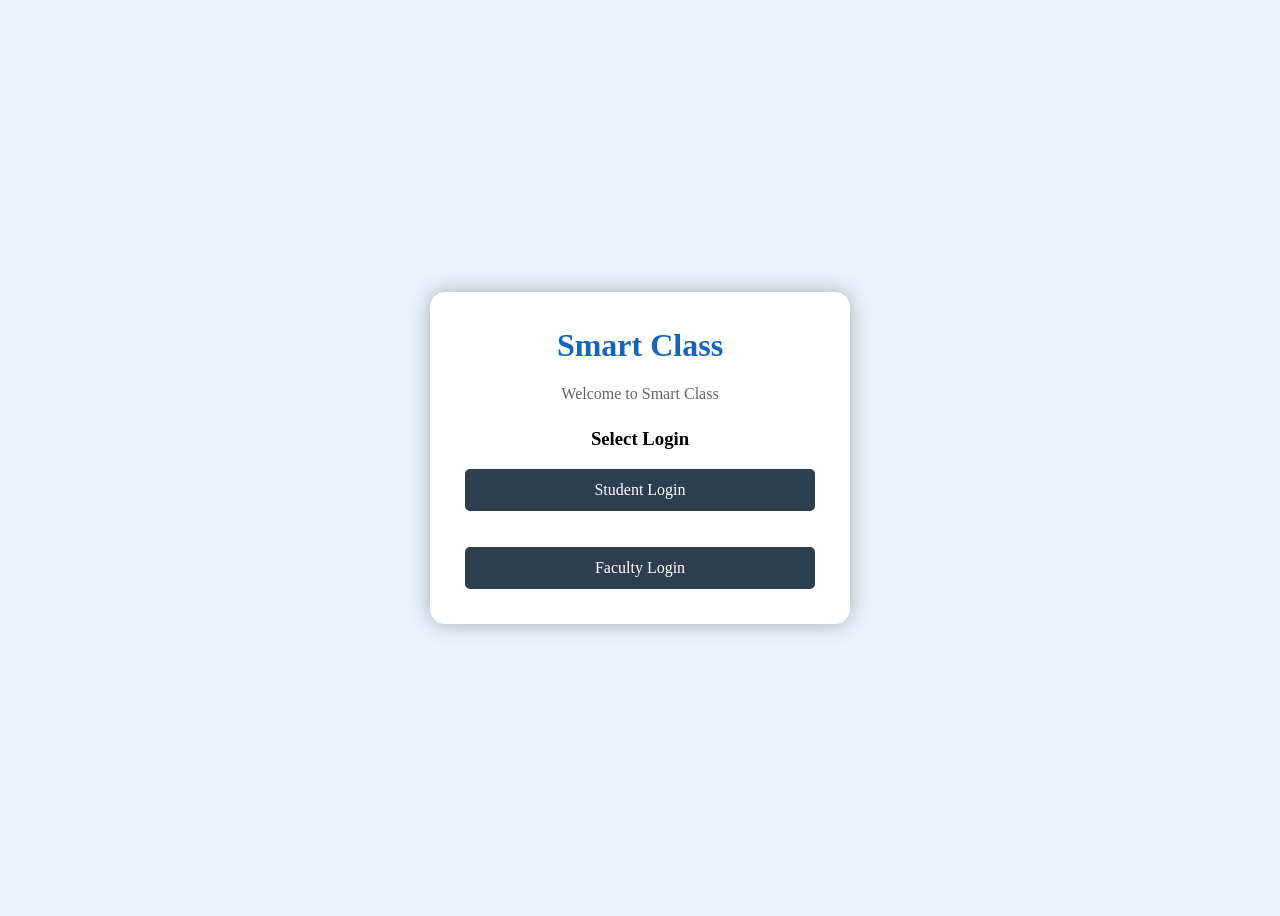
<file: index.html>
<!DOCTYPE html>
<html>
<head>
    <title>Smart Class - Login</title>
    <link rel="stylesheet" href="style.css">
</head>

<body class="login-page">

    <div class="login-box">

        <h1>Smart Class</h1>

        <p>Welcome to Smart Class</p>

        <h3>Select Login</h3>

        <a href="student-login.html" class="login-button">
            Student Login
        </a>

        <br><br>

        <a href="faculty-login.html" class="login-button">
            Faculty Login
        </a>

    </div>

</body>
</html>
</file>
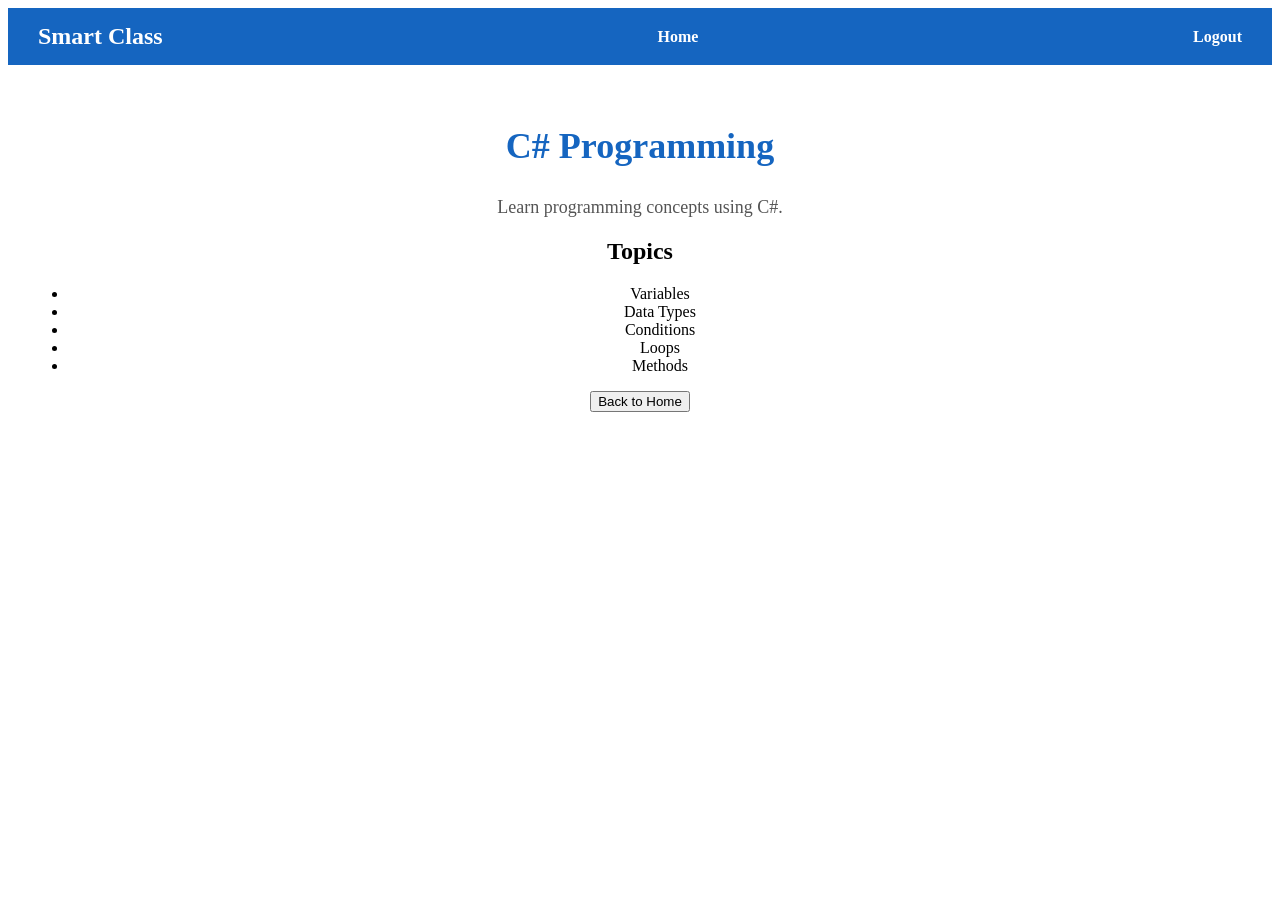
<file: csharp.html>
<!DOCTYPE html>
<html>
<head>
    <title>C# Programming</title>
    <link rel="stylesheet" href="style.css">
</head>

<body>

<nav>
    <h2>Smart Class</h2>
    <a href="home.html">Home</a>
    <a href="index.html">Logout</a>
</nav>

<section class="welcome">
    <h1>C# Programming</h1>

    <p>Learn programming concepts using C#.</p>

    <h2>Topics</h2>

    <ul>
        <li>Variables</li>
        <li>Data Types</li>
        <li>Conditions</li>
        <li>Loops</li>
        <li>Methods</li>
    </ul>

    <a href="home.html">
        <button>Back to Home</button>
    </a>
</section>

</body>
</html>
</file>
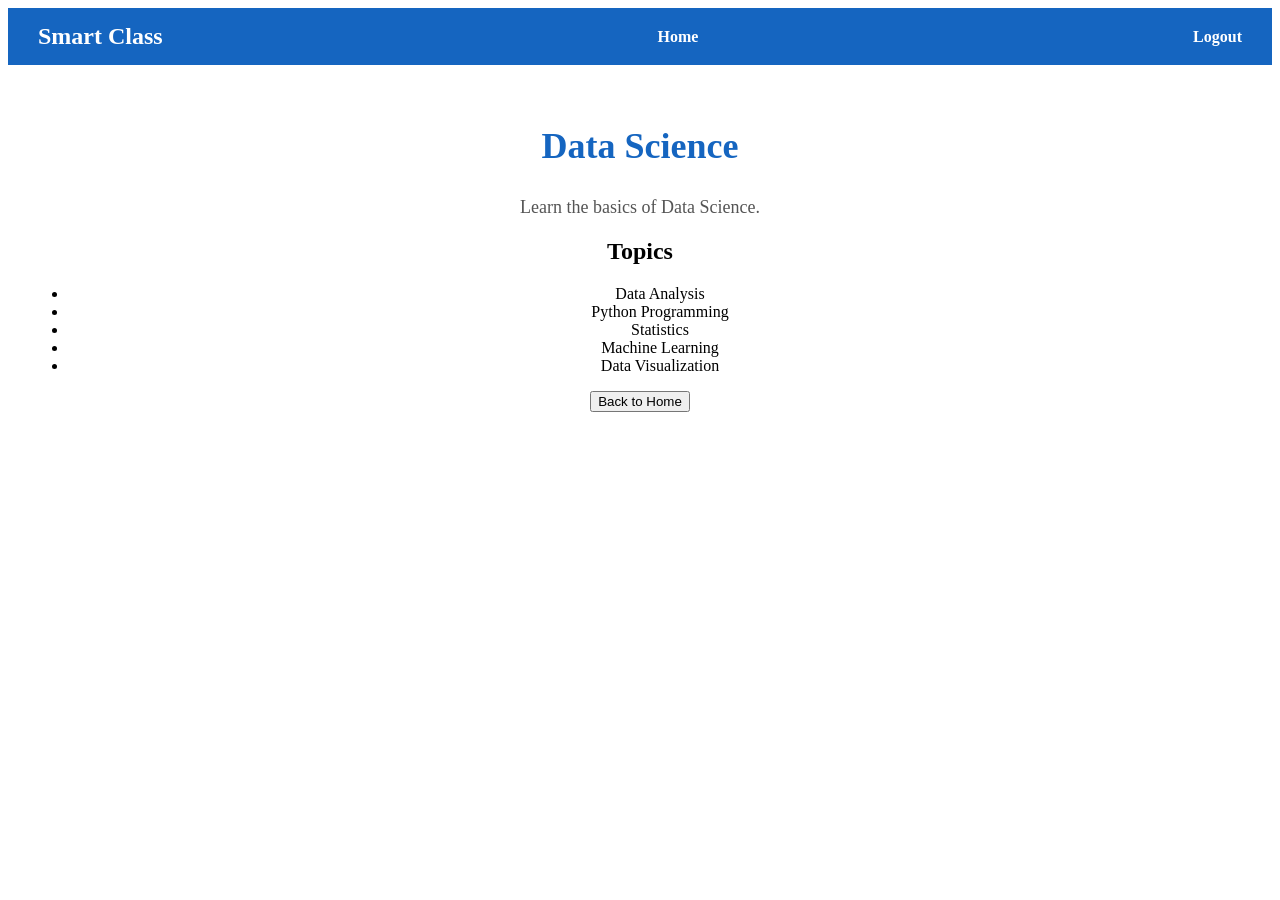
<file: data-science.html>
<!DOCTYPE html>
<html>
<head>
    <title>Data Science</title>
    <link rel="stylesheet" href="style.css">
</head>

<body>

<nav>
    <h2>Smart Class</h2>
    <a href="home.html">Home</a>
    <a href="index.html">Logout</a>
</nav>

<section class="welcome">

    <h1>Data Science</h1>

    <p>Learn the basics of Data Science.</p>

    <h2>Topics</h2>

    <ul>
        <li>Data Analysis</li>
        <li>Python Programming</li>
        <li>Statistics</li>
        <li>Machine Learning</li>
        <li>Data Visualization</li>
    </ul>

    <a href="home.html">
        <button>Back to Home</button>
    </a>

</section>

</body>
</html>
</file>
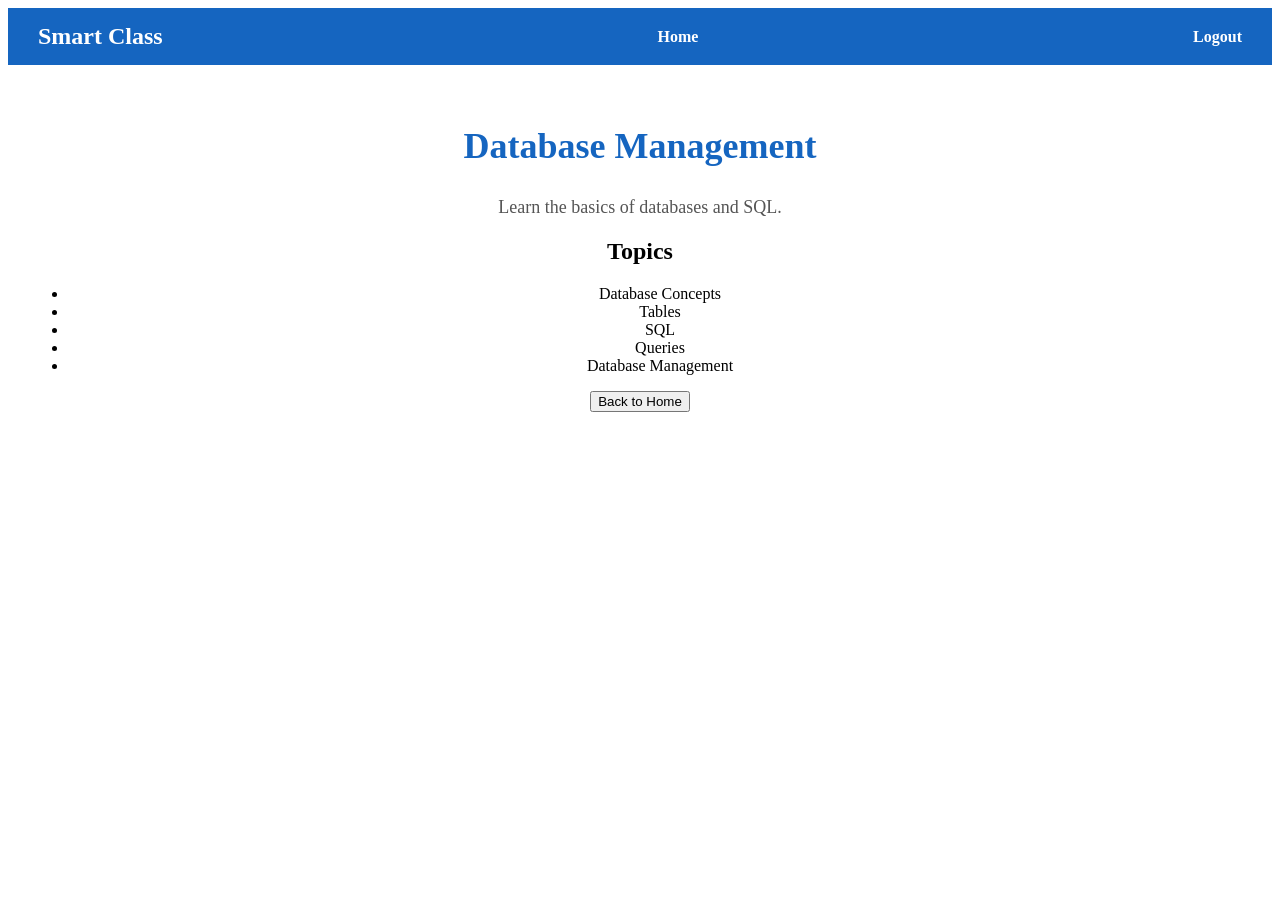
<file: database.html>
<!DOCTYPE html>
<html>
<head>
    <title>Database</title>
    <link rel="stylesheet" href="style.css">
</head>

<body>

<nav>
    <h2>Smart Class</h2>
    <a href="home.html">Home</a>
    <a href="index.html">Logout</a>
</nav>

<section class="welcome">
    <h1>Database Management</h1>

    <p>Learn the basics of databases and SQL.</p>

    <h2>Topics</h2>

    <ul>
        <li>Database Concepts</li>
        <li>Tables</li>
        <li>SQL</li>
        <li>Queries</li>
        <li>Database Management</li>
    </ul>

    <a href="home.html">
        <button>Back to Home</button>
    </a>
</section>

</body>
</html>
</file>
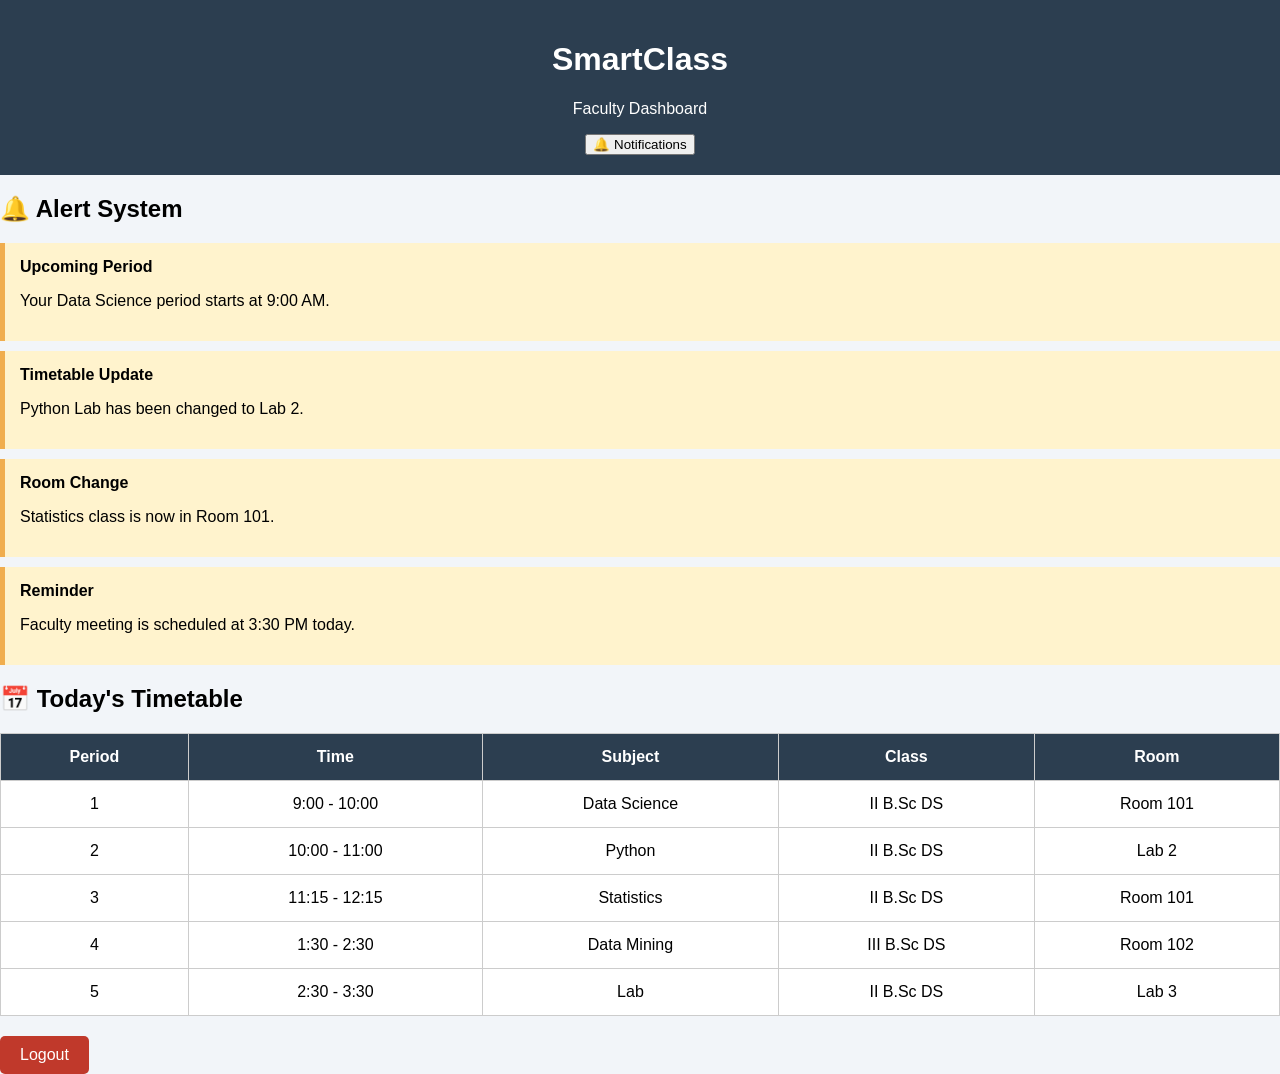
<file: faculty-dashboard.html>
<!DOCTYPE html>
<html>
<head>
    <title>Faculty Dashboard - SmartClass</title>

    <style>
        body {
            font-family: Arial;
            margin: 0;
            background: #f2f5f9;
        }

        .header {
            background: #2c3e50;
            color: white;
            padding: 20px;
            text-align: center;
        }

        .container {
            width: 90%;
            margin: 30px auto;
        }

        .welcome {
            background: white;
            padding: 20px;
            border-radius: 8px;
            margin-bottom: 20px;
        }

        .alert {
            background: #fff3cd;
            border-left: 5px solid #f0ad4e;
            padding: 15px;
            margin: 10px 0;
        }

        table {
            width: 100%;
            border-collapse: collapse;
            background: white;
            margin-top: 20px;
        }

        th, td {
            border: 1px solid #ccc;
            padding: 14px;
            text-align: center;
        }

        th {
            background: #2c3e50;
            color: white;
        }

        .logout {
            display: inline-block;
            margin-top: 20px;
            padding: 10px 20px;
            background: #c0392b;
            color: white;
            text-decoration: none;
            border-radius: 5px;
        }
    </style>
</head>

<body>

<div class="header">
    <h1>SmartClass</h1>
    <p>Faculty Dashboard</p>

    <button class="notification-btn" onclick="showAlerts()">
        🔔 Notifications
    </button>
</div>
<!-- Alert System -->

<div class="alert-container">

    <h2>🔔 Alert System</h2>

    <div class="alert">
        <strong>Upcoming Period</strong>
        <p>Your Data Science period starts at 9:00 AM.</p>
    </div>

    <div class="alert">
        <strong>Timetable Update</strong>
        <p>Python Lab has been changed to Lab 2.</p>
    </div>

    <div class="alert">
        <strong>Room Change</strong>
        <p>Statistics class is now in Room 101.</p>
    </div>

    <div class="alert">
        <strong>Reminder</strong>
        <p>Faculty meeting is scheduled at 3:30 PM today.</p>
    </div>

</div>

    <h2>📅 Today's Timetable</h2>

    <table>

        <tr>
            <th>Period</th>
            <th>Time</th>
            <th>Subject</th>
            <th>Class</th>
            <th>Room</th>
        </tr>

        <tr>
            <td>1</td>
            <td>9:00 - 10:00</td>
            <td>Data Science</td>
            <td>II B.Sc DS</td>
            <td>Room 101</td>
        </tr>

        <tr>
            <td>2</td>
            <td>10:00 - 11:00</td>
            <td>Python</td>
            <td>II B.Sc DS</td>
            <td>Lab 2</td>
        </tr>

        <tr>
            <td>3</td>
            <td>11:15 - 12:15</td>
            <td>Statistics</td>
            <td>II B.Sc DS</td>
            <td>Room 101</td>
        </tr>

        <tr>
            <td>4</td>
            <td>1:30 - 2:30</td>
            <td>Data Mining</td>
            <td>III B.Sc DS</td>
            <td>Room 102</td>
        </tr>

        <tr>
            <td>5</td>
            <td>2:30 - 3:30</td>
            <td>Lab</td>
            <td>II B.Sc DS</td>
            <td>Lab 3</td>
        </tr>

    </table>

    <a href="faculty-login.html" class="logout">Logout</a>

</div>

</body>
</html>
</file>
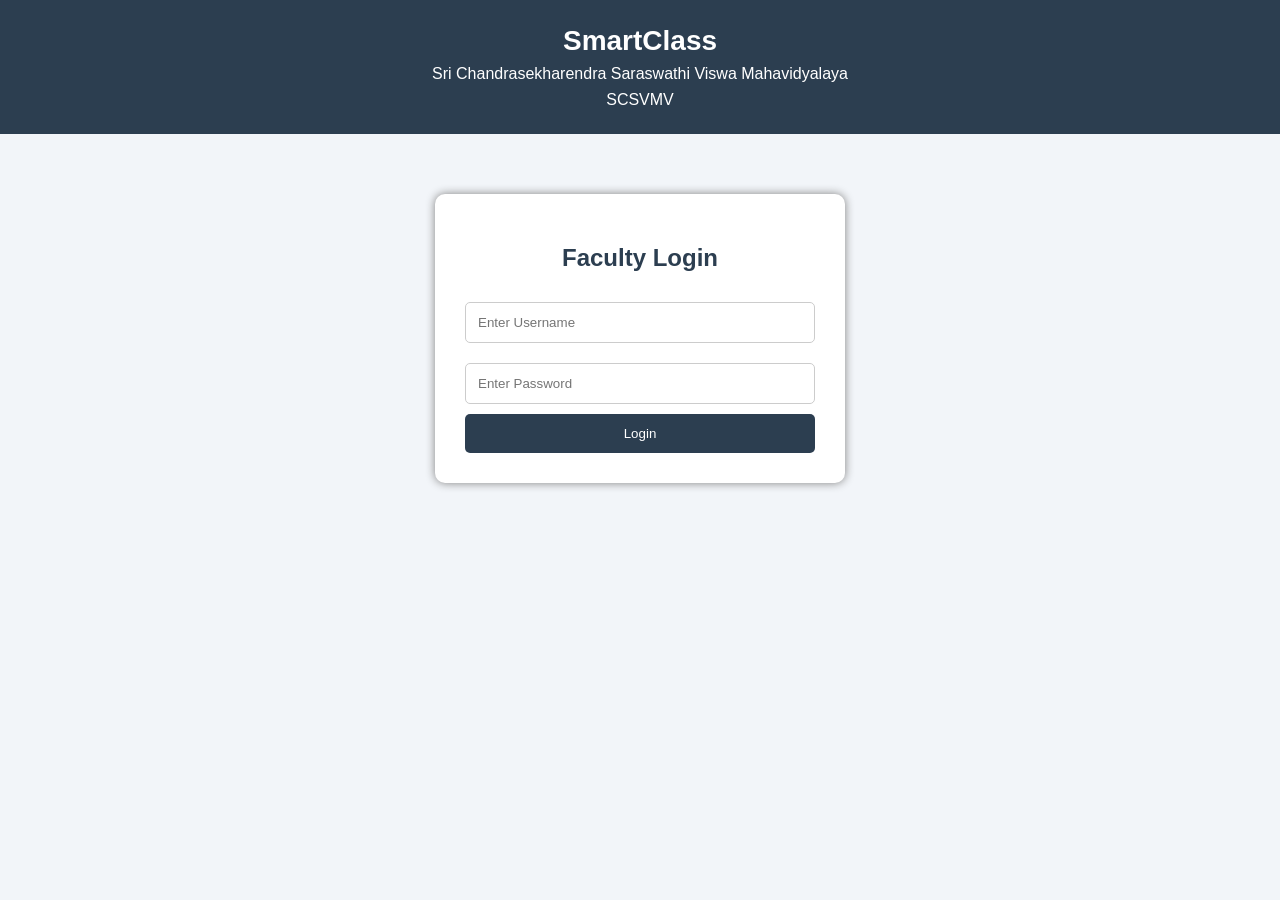
<file: faculty-login.html>
<!DOCTYPE html>
<html>
<head>
    <title>SCSVMV SmartClass - Faculty Login</title>

    <style>
        body {
            font-family: Arial, sans-serif;
            background: #f2f5f9;
            margin: 0;
        }

        .header {
            background: #2c3e50;
            color: white;
            text-align: center;
            padding: 25px;
        }

        .header h1 {
            margin: 0;
            font-size: 28px;
        }

        .header p {
            margin: 8px 0 0;
            font-size: 16px;
        }

        .login-box {
            width: 350px;
            margin: 60px auto;
            padding: 30px;
            background: white;
            border-radius: 10px;
            box-shadow: 0 0 10px gray;
        }

        h2 {
            text-align: center;
            color: #2c3e50;
        }

        input {
            width: 100%;
            padding: 12px;
            margin: 10px 0;
            box-sizing: border-box;
            border: 1px solid #ccc;
            border-radius: 5px;
        }

        button {
            width: 100%;
            padding: 12px;
            background: #2c3e50;
            color: white;
            border: none;
            border-radius: 5px;
            cursor: pointer;
        }

        button:hover {
            background: #34495e;
        }
    </style>
</head>

<body>

<div class="header">

    <h1>SmartClass</h1>

    <p>
        Sri Chandrasekharendra Saraswathi Viswa Mahavidyalaya
    </p>

    <p>SCSVMV</p>

</div>

<div class="login-box">

    <h2>Faculty Login</h2>

    <form onsubmit="return login()">

        <input
            type="text"
            id="username"
            placeholder="Enter Username"
            required
        >

        <input
            type="password"
            id="password"
            placeholder="Enter Password"
            required
        >

        <button type="submit">
            Login
        </button>

    </form>

</div>

<script>

function login() {

    var username =
        document.getElementById("username").value;

    var password =
        document.getElementById("password").value;

    // Store the faculty name
    localStorage.setItem(
        "facultyName",
        username
    );

    // Open faculty dashboard
    window.location.href =
        "faculty-dashboard.html";

    return false;
}

</script>

</body>
</html>
</file>
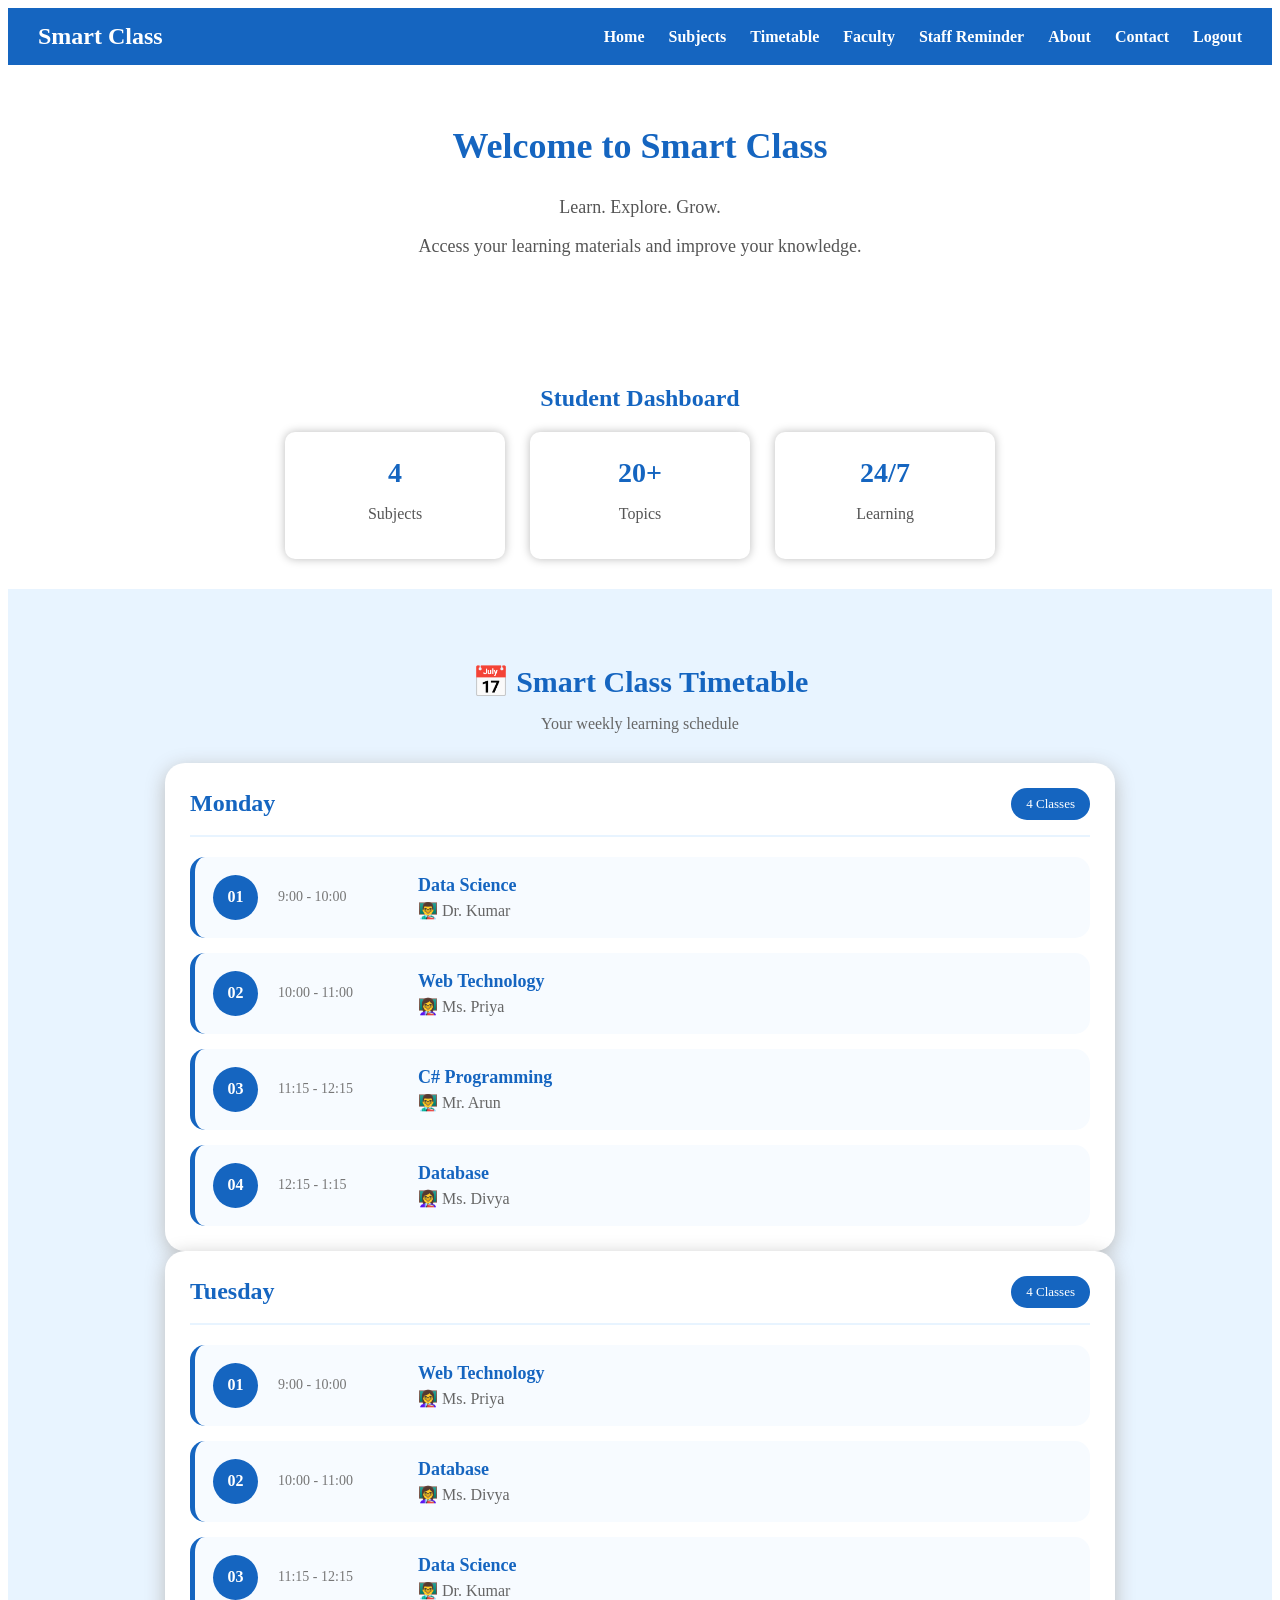
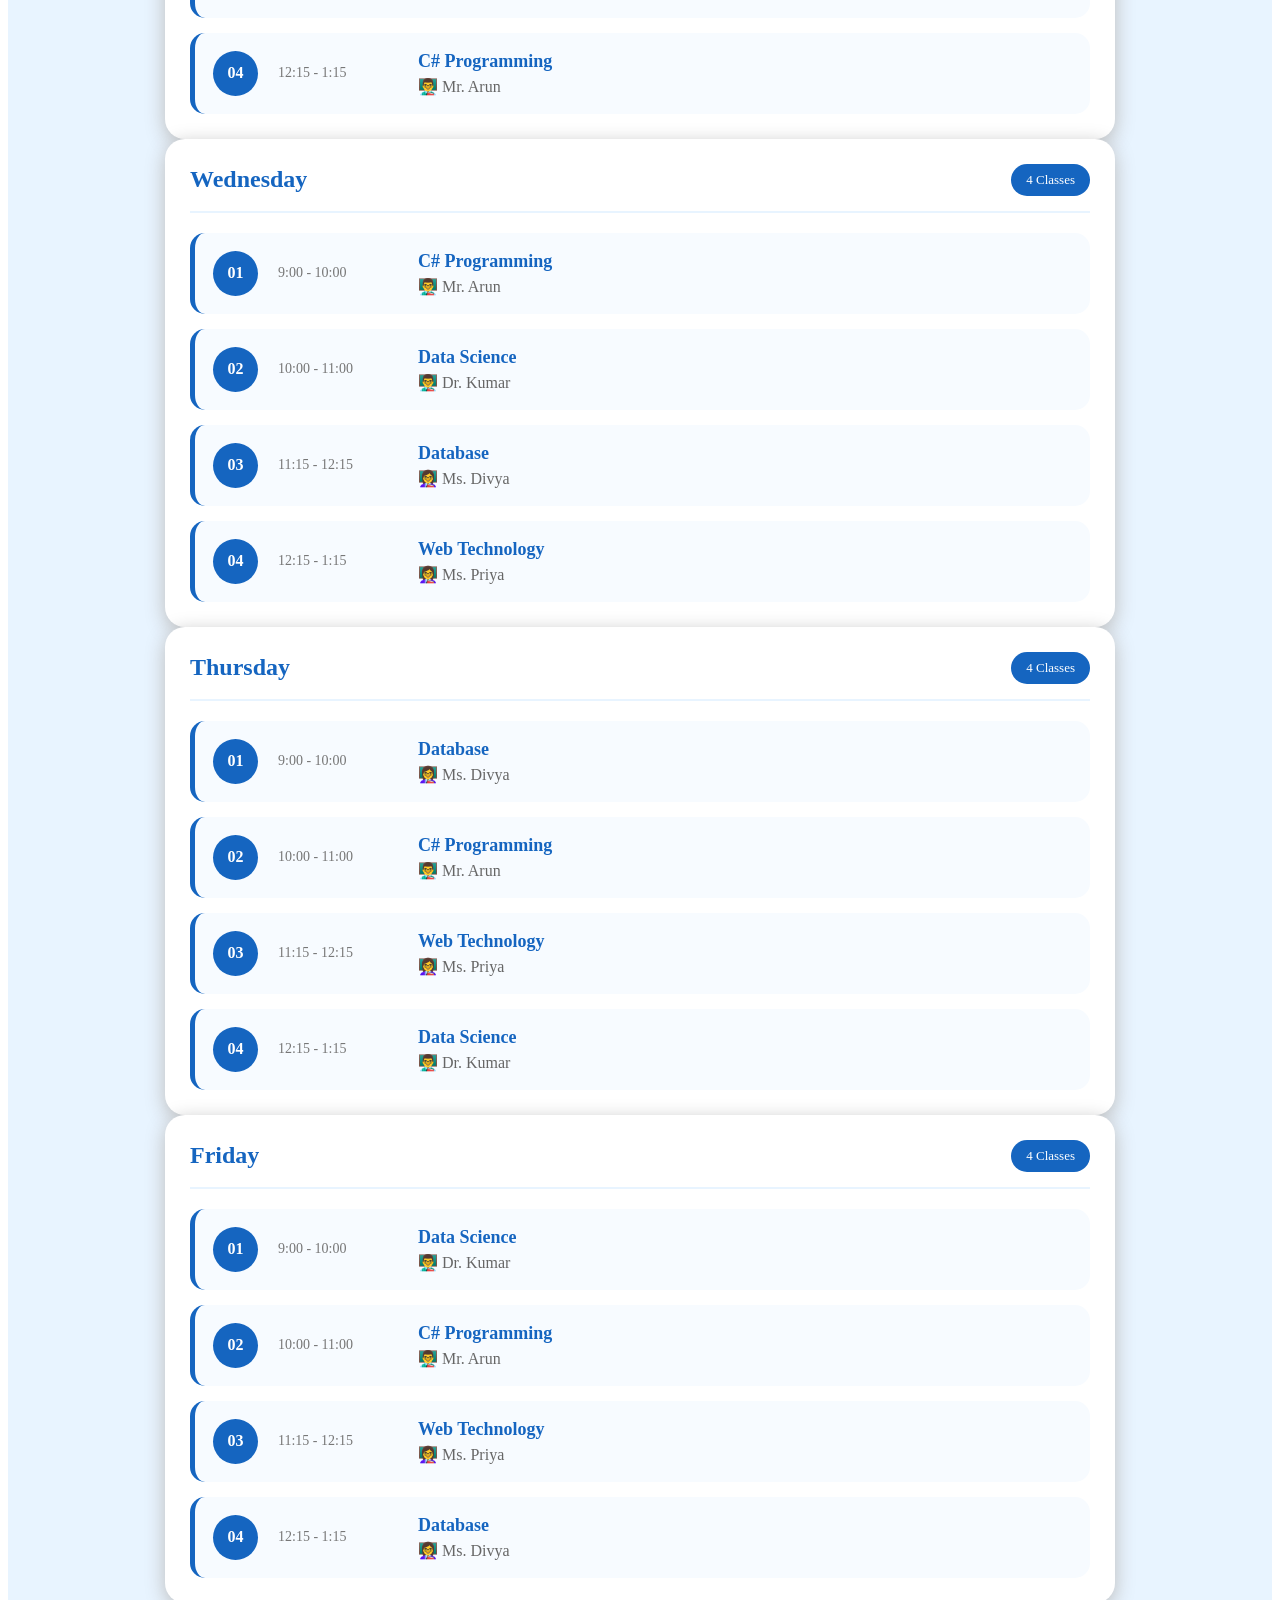
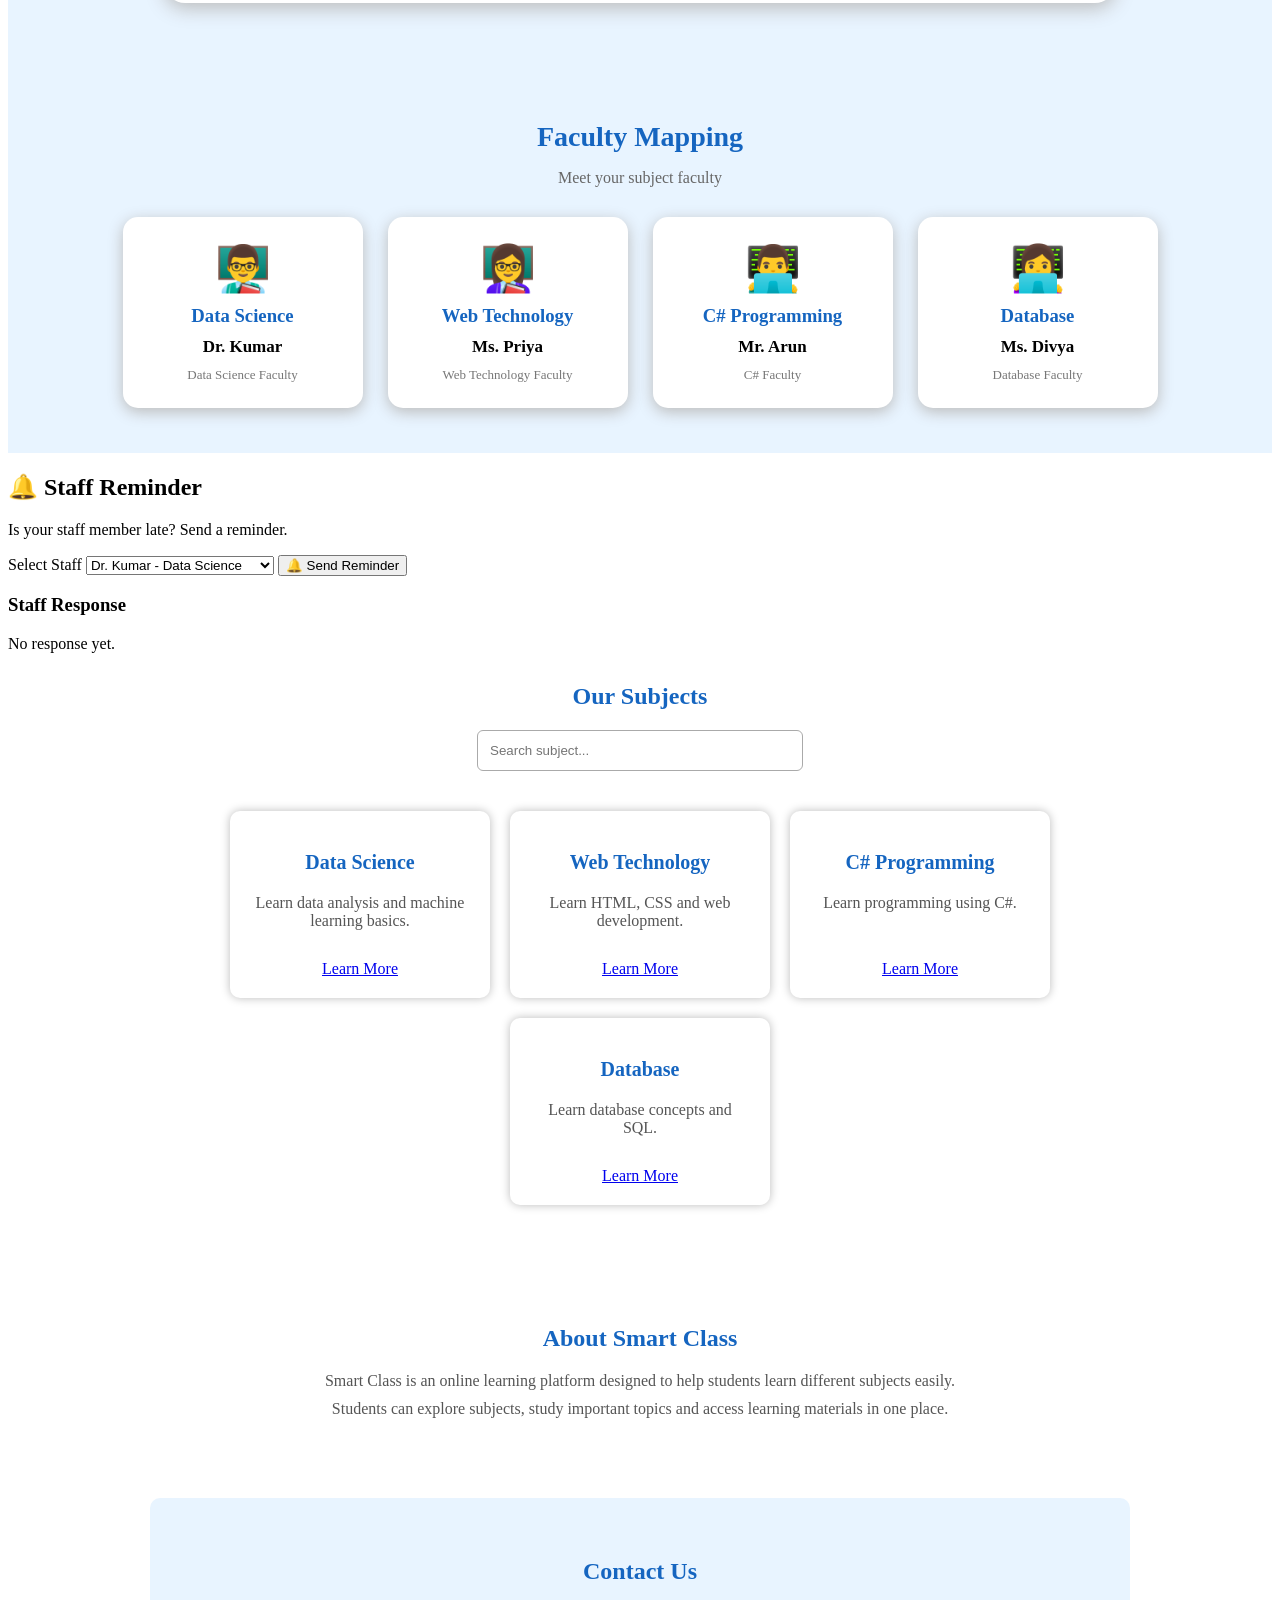
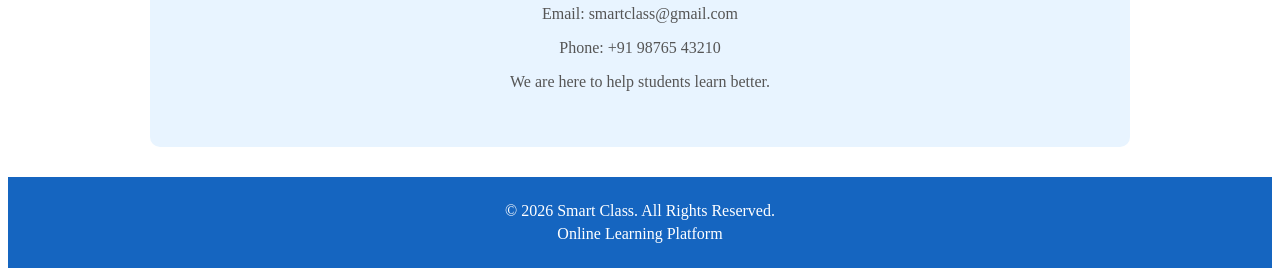
<file: home.html>
<!DOCTYPE html>
<html>
<head>
    <meta charset="UTF-8">

    <title>Smart Class - Home</title>

    <link rel="stylesheet" href="style.css">
</head>

<body>

    <!-- ================= NAVIGATION ================= -->

    <nav>
        <h2>Smart Class</h2>

        <div>
            <a href="home.html">Home</a>
            <a href="#subjects">Subjects</a>
            <a href="#timetable">Timetable</a>
            <a href="#faculty">Faculty</a>
            <a href="#reminder">Staff Reminder</a>
            <a href="#about">About</a>
            <a href="#contact">Contact</a>
            <a href="index.html">Logout</a>
        </div>
    </nav>


    <!-- ================= WELCOME ================= -->

    <section class="welcome">

        <h1>Welcome to Smart Class</h1>

        <p>Learn. Explore. Grow.</p>

        <p>
            Access your learning materials and improve your knowledge.
        </p>

    </section>


    <!-- ================= STUDENT DASHBOARD ================= -->

    <section class="dashboard">

        <h2>Student Dashboard</h2>

        <div class="dashboard-box">

            <div>
                <h3>4</h3>
                <p>Subjects</p>
            </div>

            <div>
                <h3>20+</h3>
                <p>Topics</p>
            </div>

            <div>
                <h3>24/7</h3>
                <p>Learning</p>
            </div>

        </div>

    </section>


    <!-- ================= TIMETABLE ================= -->

    <section id="timetable" class="creative-timetable">

        <h2>📅 Smart Class Timetable</h2>

        <p class="timetable-subtitle">
            Your weekly learning schedule
        </p>


        <!-- Monday -->

        <div class="day-card">

            <div class="day-header">
                <h3>Monday</h3>
                <span>4 Classes</span>
            </div>

            <div class="period-list">

                <div class="period-card">
                    <div class="period-number">01</div>
                    <div class="period-time">9:00 - 10:00</div>

                    <div class="period-info">
                        <h4>Data Science</h4>
                        <p>👨‍🏫 Dr. Kumar</p>
                    </div>
                </div>

                <div class="period-card">
                    <div class="period-number">02</div>
                    <div class="period-time">10:00 - 11:00</div>

                    <div class="period-info">
                        <h4>Web Technology</h4>
                        <p>👩‍🏫 Ms. Priya</p>
                    </div>
                </div>

                <div class="period-card">
                    <div class="period-number">03</div>
                    <div class="period-time">11:15 - 12:15</div>

                    <div class="period-info">
                        <h4>C# Programming</h4>
                        <p>👨‍🏫 Mr. Arun</p>
                    </div>
                </div>

                <div class="period-card">
                    <div class="period-number">04</div>
                    <div class="period-time">12:15 - 1:15</div>

                    <div class="period-info">
                        <h4>Database</h4>
                        <p>👩‍🏫 Ms. Divya</p>
                    </div>
                </div>

            </div>
        </div>


        <!-- Tuesday -->

        <div class="day-card">

            <div class="day-header">
                <h3>Tuesday</h3>
                <span>4 Classes</span>
            </div>

            <div class="period-list">

                <div class="period-card">
                    <div class="period-number">01</div>
                    <div class="period-time">9:00 - 10:00</div>

                    <div class="period-info">
                        <h4>Web Technology</h4>
                        <p>👩‍🏫 Ms. Priya</p>
                    </div>
                </div>

                <div class="period-card">
                    <div class="period-number">02</div>
                    <div class="period-time">10:00 - 11:00</div>

                    <div class="period-info">
                        <h4>Database</h4>
                        <p>👩‍🏫 Ms. Divya</p>
                    </div>
                </div>

                <div class="period-card">
                    <div class="period-number">03</div>
                    <div class="period-time">11:15 - 12:15</div>

                    <div class="period-info">
                        <h4>Data Science</h4>
                        <p>👨‍🏫 Dr. Kumar</p>
                    </div>
                </div>

                <div class="period-card">
                    <div class="period-number">04</div>
                    <div class="period-time">12:15 - 1:15</div>

                    <div class="period-info">
                        <h4>C# Programming</h4>
                        <p>👨‍🏫 Mr. Arun</p>
                    </div>
                </div>

            </div>
        </div>


        <!-- Wednesday -->

        <div class="day-card">

            <div class="day-header">
                <h3>Wednesday</h3>
                <span>4 Classes</span>
            </div>

            <div class="period-list">

                <div class="period-card">
                    <div class="period-number">01</div>
                    <div class="period-time">9:00 - 10:00</div>

                    <div class="period-info">
                        <h4>C# Programming</h4>
                        <p>👨‍🏫 Mr. Arun</p>
                    </div>
                </div>

                <div class="period-card">
                    <div class="period-number">02</div>
                    <div class="period-time">10:00 - 11:00</div>

                    <div class="period-info">
                        <h4>Data Science</h4>
                        <p>👨‍🏫 Dr. Kumar</p>
                    </div>
                </div>

                <div class="period-card">
                    <div class="period-number">03</div>
                    <div class="period-time">11:15 - 12:15</div>

                    <div class="period-info">
                        <h4>Database</h4>
                        <p>👩‍🏫 Ms. Divya</p>
                    </div>
                </div>

                <div class="period-card">
                    <div class="period-number">04</div>
                    <div class="period-time">12:15 - 1:15</div>

                    <div class="period-info">
                        <h4>Web Technology</h4>
                        <p>👩‍🏫 Ms. Priya</p>
                    </div>
                </div>

            </div>
        </div>


        <!-- Thursday -->

        <div class="day-card">

            <div class="day-header">
                <h3>Thursday</h3>
                <span>4 Classes</span>
            </div>

            <div class="period-list">

                <div class="period-card">
                    <div class="period-number">01</div>
                    <div class="period-time">9:00 - 10:00</div>

                    <div class="period-info">
                        <h4>Database</h4>
                        <p>👩‍🏫 Ms. Divya</p>
                    </div>
                </div>

                <div class="period-card">
                    <div class="period-number">02</div>
                    <div class="period-time">10:00 - 11:00</div>

                    <div class="period-info">
                        <h4>C# Programming</h4>
                        <p>👨‍🏫 Mr. Arun</p>
                    </div>
                </div>

                <div class="period-card">
                    <div class="period-number">03</div>
                    <div class="period-time">11:15 - 12:15</div>

                    <div class="period-info">
                        <h4>Web Technology</h4>
                        <p>👩‍🏫 Ms. Priya</p>
                    </div>
                </div>

                <div class="period-card">
                    <div class="period-number">04</div>
                    <div class="period-time">12:15 - 1:15</div>

                    <div class="period-info">
                        <h4>Data Science</h4>
                        <p>👨‍🏫 Dr. Kumar</p>
                    </div>
                </div>

            </div>
        </div>


        <!-- Friday -->

        <div class="day-card">

            <div class="day-header">
                <h3>Friday</h3>
                <span>4 Classes</span>
            </div>

            <div class="period-list">

                <div class="period-card">
                    <div class="period-number">01</div>
                    <div class="period-time">9:00 - 10:00</div>

                    <div class="period-info">
                        <h4>Data Science</h4>
                        <p>👨‍🏫 Dr. Kumar</p>
                    </div>
                </div>

                <div class="period-card">
                    <div class="period-number">02</div>
                    <div class="period-time">10:00 - 11:00</div>

                    <div class="period-info">
                        <h4>C# Programming</h4>
                        <p>👨‍🏫 Mr. Arun</p>
                    </div>
                </div>

                <div class="period-card">
                    <div class="period-number">03</div>
                    <div class="period-time">11:15 - 12:15</div>

                    <div class="period-info">
                        <h4>Web Technology</h4>
                        <p>👩‍🏫 Ms. Priya</p>
                    </div>
                </div>

                <div class="period-card">
                    <div class="period-number">04</div>
                    <div class="period-time">12:15 - 1:15</div>

                    <div class="period-info">
                        <h4>Database</h4>
                        <p>👩‍🏫 Ms. Divya</p>
                    </div>
                </div>

            </div>
        </div>

    </section>


    <!-- ================= FACULTY ================= -->

    <section id="faculty" class="faculty">

        <h2>Faculty Mapping</h2>

        <p class="faculty-subtitle">
            Meet your subject faculty
        </p>

        <div class="faculty-box">

            <div class="faculty-card">
                <div class="faculty-icon">👨‍🏫</div>
                <h3>Data Science</h3>
                <p>Dr. Kumar</p>
                <span>Data Science Faculty</span>
            </div>

            <div class="faculty-card">
                <div class="faculty-icon">👩‍🏫</div>
                <h3>Web Technology</h3>
                <p>Ms. Priya</p>
                <span>Web Technology Faculty</span>
            </div>

            <div class="faculty-card">
                <div class="faculty-icon">👨‍💻</div>
                <h3>C# Programming</h3>
                <p>Mr. Arun</p>
                <span>C# Faculty</span>
            </div>

            <div class="faculty-card">
                <div class="faculty-icon">👩‍💻</div>
                <h3>Database</h3>
                <p>Ms. Divya</p>
                <span>Database Faculty</span>
            </div>

        </div>

    </section>


    <!-- ================= STAFF REMINDER ================= -->

    <section id="reminder" class="reminder-section">

        <h2>🔔 Staff Reminder</h2>

        <p class="reminder-subtitle">
            Is your staff member late? Send a reminder.
        </p>

        <div class="reminder-box">

            <label for="staffSelect">
                Select Staff
            </label>

            <select id="staffSelect">

                <option value="Dr. Kumar">
                    Dr. Kumar - Data Science
                </option>

                <option value="Ms. Priya">
                    Ms. Priya - Web Technology
                </option>

                <option value="Mr. Arun">
                    Mr. Arun - C# Programming
                </option>

                <option value="Ms. Divya">
                    Ms. Divya - Database
                </option>

            </select>

            <button type="button" onclick="sendReminder()">
                🔔 Send Reminder
            </button>

            <p id="reminderMessage"></p>

        </div>


        <!-- STAFF RESPONSE -->

        <div class="staff-response">

            <h3>Staff Response</h3>

            <p id="staffResponse">
                No response yet.
            </p>

        </div>

    </section>


    <!-- ================= SUBJECTS ================= -->

    <h2 id="subjects" class="title">
        Our Subjects
    </h2>

    <div class="search-box">

        <input
            type="text"
            id="searchInput"
            placeholder="Search subject..."
        >

    </div>


    <div class="subjects">

        <div class="card">

            <h3>Data Science</h3>

            <p>
                Learn data analysis and machine learning basics.
            </p>

            <a href="data-science.html" class="learn-more">
                Learn More
            </a>

        </div>


        <div class="card">

            <h3>Web Technology</h3>

            <p>
                Learn HTML, CSS and web development.
            </p>

            <a href="web-technology.html" class="learn-more">
                Learn More
            </a>

        </div>


        <div class="card">

            <h3>C# Programming</h3>

            <p>
                Learn programming using C#.
            </p>

            <a href="csharp.html" class="learn-more">
                Learn More
            </a>

        </div>


        <div class="card">

            <h3>Database</h3>

            <p>
                Learn database concepts and SQL.
            </p>

            <a href="database.html" class="learn-more">
                Learn More
            </a>

        </div>

    </div>


    <!-- ================= ABOUT ================= -->

    <section id="about" class="about">

        <h2>About Smart Class</h2>

        <p>
            Smart Class is an online learning platform designed
            to help students learn different subjects easily.
        </p>

        <p>
            Students can explore subjects, study important topics
            and access learning materials in one place.
        </p>

    </section>


    <!-- ================= CONTACT ================= -->

    <section id="contact" class="contact">

        <h2>Contact Us</h2>

        <p>Email: smartclass@gmail.com</p>

        <p>Phone: +91 98765 43210</p>

        <p>
            We are here to help students learn better.
        </p>

    </section>


    <!-- ================= FOOTER ================= -->

    <footer>

        <p>
            © 2026 Smart Class. All Rights Reserved.
        </p>

        <p>
            Online Learning Platform
        </p>

    </footer>


    <!-- ================= JAVASCRIPT ================= -->

    <script>

        // ==========================================
        // SUBJECT SEARCH
        // ==========================================

        document
            .getElementById("searchInput")
            .addEventListener("keyup", function() {

                let search = this.value.toLowerCase();

                let cards =
                    document.querySelectorAll(".card");

                cards.forEach(function(card) {

                    let subject =
                        card.querySelector("h3")
                        .textContent
                        .toLowerCase();

                    if (subject.includes(search)) {

                        card.style.display = "block";

                    } else {

                        card.style.display = "none";

                    }

                });

            });


        // ==========================================
        // SEND STAFF REMINDER
        // ==========================================

        function sendReminder() {

            let staff =
                document.getElementById("staffSelect").value;

            let subject = "";

            if (staff === "Dr. Kumar") {

                subject = "Data Science";

            }
            else if (staff === "Ms. Priya") {

                subject = "Web Technology";

            }
            else if (staff === "Mr. Arun") {

                subject = "C# Programming";

            }
            else if (staff === "Ms. Divya") {

                subject = "Database";

            }


            // Create reminder

            let reminder = {

                student: "Student",

                className: "II B.Sc DS",

                staff: staff,

                subject: subject,

                message:
                    "Faculty, you are late for the class.",

                time:
                    new Date().toLocaleTimeString()

            };


            // Save reminder for faculty dashboard

            localStorage.setItem(
                "studentReminder",
                JSON.stringify(reminder)
            );


            // Remove previous faculty response

            localStorage.removeItem(
                "facultyResponse"
            );


            // Show success message

            document.getElementById(
                "reminderMessage"
            ).innerHTML =
                "✅ Reminder sent to " +
                staff +
                " successfully.";


            // Show waiting message

            document.getElementById(
                "staffResponse"
            ).innerHTML =
                "⏳ Waiting for staff response...";

        }


        // ==========================================
        // CHECK FACULTY RESPONSE
        // ==========================================

        function checkFacultyResponse() {

            let response =
                localStorage.getItem("facultyResponse");


            if (!response) {

                return;

            }


            let data =
                JSON.parse(response);


            document.getElementById(
                "staffResponse"
            ).innerHTML =

                "✅ Faculty Response: " +
                data.status +
                "<br><br>" +
                "<small>Response time: " +
                data.time +
                "</small>";

        }


        // Check when page loads

        checkFacultyResponse();


        // Check every 2 seconds

        setInterval(
            checkFacultyResponse,
            2000
        );

    </script>

</body>
</html>
</file>
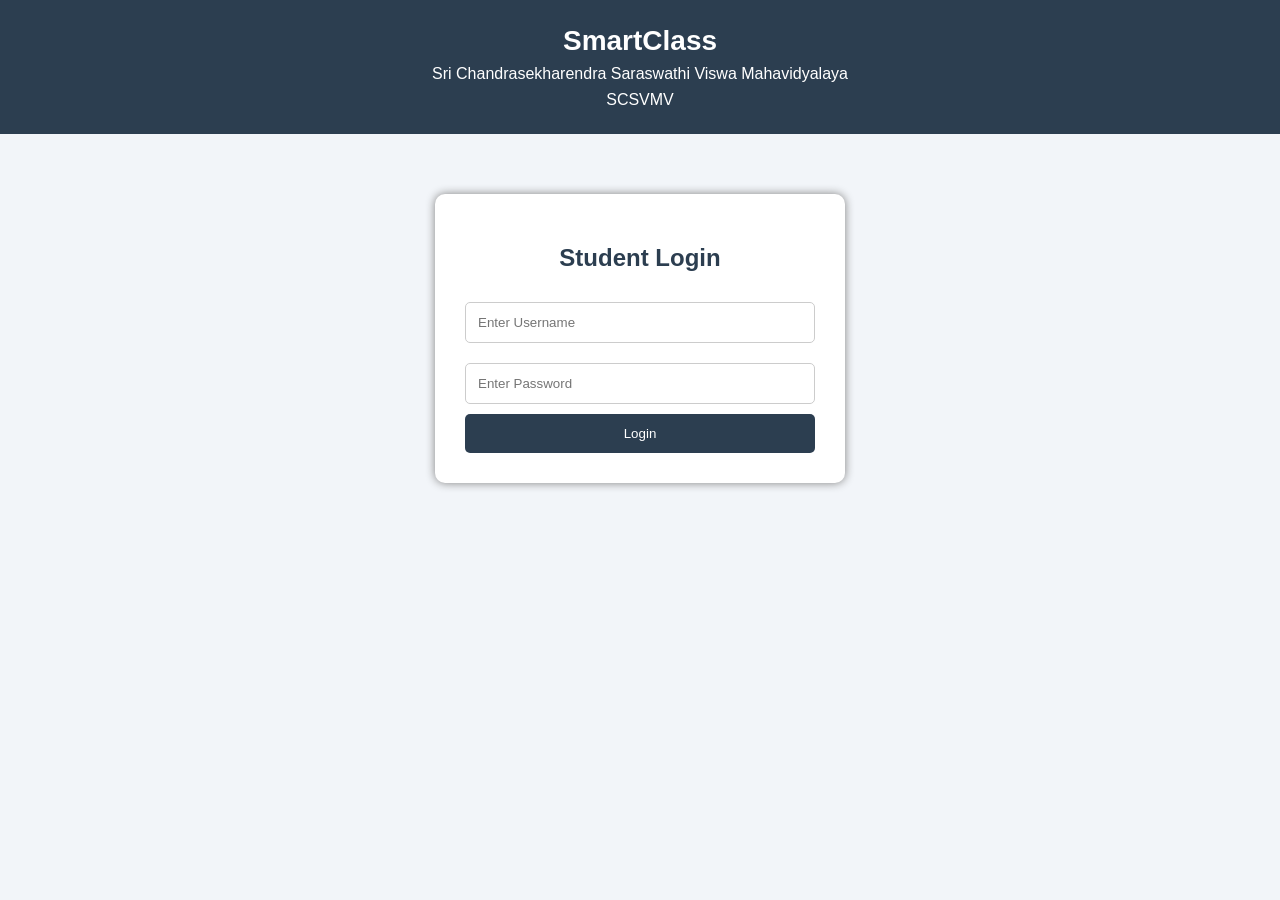
<file: student-login.html>
<!DOCTYPE html>
<html>
<head>
    <title>SCSVMV SmartClass - Student Login</title>

    <style>
        body {
            font-family: Arial, sans-serif;
            background: #f2f5f9;
            margin: 0;
        }

        .header {
            background: #2c3e50;
            color: white;
            text-align: center;
            padding: 25px;
        }

        .header h1 {
            margin: 0;
            font-size: 28px;
        }

        .header p {
            margin: 8px 0 0;
            font-size: 16px;
        }

        .login-box {
            width: 350px;
            margin: 60px auto;
            padding: 30px;
            background: white;
            border-radius: 10px;
            box-shadow: 0 0 10px gray;
        }

        h2 {
            text-align: center;
            color: #2c3e50;
        }

        input {
            width: 100%;
            padding: 12px;
            margin: 10px 0;
            box-sizing: border-box;
            border: 1px solid #ccc;
            border-radius: 5px;
        }

        button {
            width: 100%;
            padding: 12px;
            background: #2c3e50;
            color: white;
            border: none;
            border-radius: 5px;
            cursor: pointer;
        }

        button:hover {
            background: #34495e;
        }
    </style>
</head>

<body>

<div class="header">

    <h1>SmartClass</h1>

    <p>
        Sri Chandrasekharendra Saraswathi Viswa Mahavidyalaya
    </p>

    <p>SCSVMV</p>

</div>

<div class="login-box">

    <h2>Student Login</h2>

    <form onsubmit="return login()">

        <input
            type="text"
            id="username"
            placeholder="Enter Username"
            required
        >

        <input
            type="password"
            id="password"
            placeholder="Enter Password"
            required
        >

        <button type="submit">
            Login
        </button>

    </form>

</div>

<script>

function login() {

    var username =
        document.getElementById("username").value;

    localStorage.setItem(
        "studentName",
        username
    );

    window.location.href = "home.html";

    return false;
}

</script>

</body>
</html>
</file>
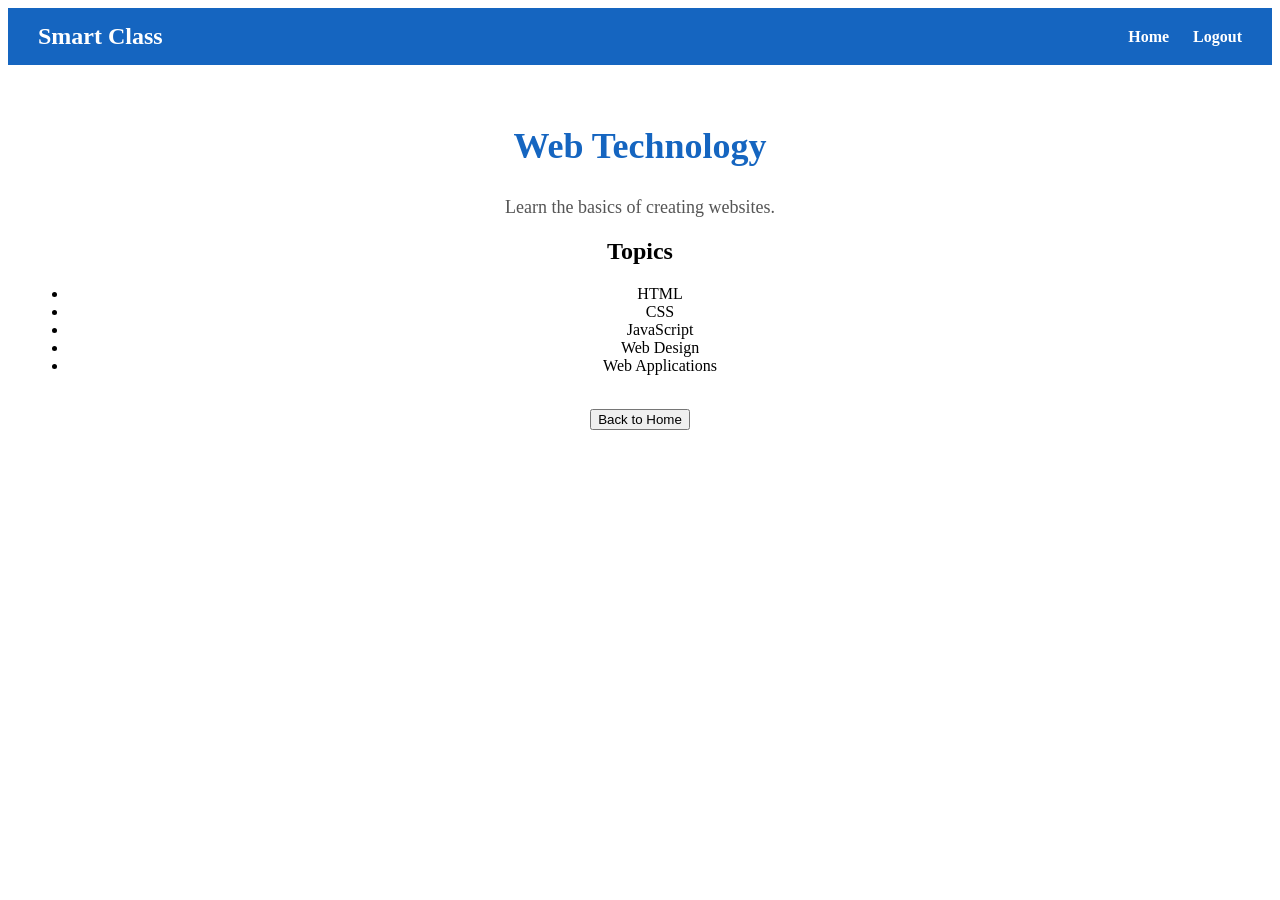
<file: web-technology.html>
<!DOCTYPE html>
<html>
<head>
    <title>Web Technology</title>
    <link rel="stylesheet" href="style.css">
</head>

<body>

    <nav>
        <h2>Smart Class</h2>

        <div>
            <a href="home.html">Home</a>
            <a href="index.html">Logout</a>
        </div>
    </nav>

    <section class="welcome">

        <h1>Web Technology</h1>

        <p>Learn the basics of creating websites.</p>

        <h2>Topics</h2>

        <ul>
            <li>HTML</li>
            <li>CSS</li>
            <li>JavaScript</li>
            <li>Web Design</li>
            <li>Web Applications</li>
        </ul>

        <br>

        <a href="home.html">
            <button>Back to Home</button>
        </a>

    </section>

</body>
</html>
</file>
<file: style.css>
nav {
    background-color: #1565c0;
    color: white;
    padding: 15px 30px;
    display: flex;
    justify-content: space-between;
    align-items: center;
}

nav h2 {
    margin: 0;
}

nav a {
    color: white;
    text-decoration: none;
    margin-left: 20px;
    font-weight: bold;
}

nav a:hover {
    text-decoration: underline;
}

.welcome {
    background-color: white;
    padding: 50px 20px;
    text-align: center;
}

.welcome h1 {
    margin-top: 0;
    color: #1565c0;
}

.welcome p {
    color: #555;
}

.title {
    text-align: center;
    color: #1565c0;
    margin-top: 30px;
}

.subjects {
    display: flex;
    justify-content: center;
    gap: 20px;
    flex-wrap: wrap;
    padding: 20px;
}

.card {
    background-color: white;
    width: 220px;
    padding: 20px;
    text-align: center;
    border-radius: 10px;
    box-shadow: 0 0 10px #bbb;
}

.card h3 {
    color: #1565c0;
}

.card p {
    color: #555;
    min-height: 50px;
}

.card button {
    width: 150px;
}
.about {
    background-color: white;
    margin-top: 40px;
    padding: 40px;
    text-align: center;
}

.about h2 {
    color: #1565c0;
}

.about p {
    color: #555;
    max-width: 700px;
    margin: 10px auto;
}
.contact {
    background-color: #e8f4ff;
    padding: 40px;
    text-align: center;
    margin-top: 30px;
}

.contact h2 {
    color: #1565c0;
}

.contact p {
    color: #555;
}
footer {
    background-color: #1565c0;
    color: white;
    text-align: center;
    padding: 20px;
    margin-top: 30px;
}

footer p {
    margin: 5px;
}
.login-page {
    background-color: #e8f4ff;
    display: flex;
    justify-content: center;
    align-items: center;
    height: 100vh;
}

.login-box {
    background-color: white;
    width: 350px;
    padding: 35px;
    text-align: center;
    border-radius: 15px;
    box-shadow: 0 0 20px #aaa;
}

.login-box h1 {
    color: #1565c0;
    margin-top: 0;
}

.login-box p {
    color: #666;
    margin-bottom: 25px;
}

.login-box input {
    display: block;
    width: 90%;
    padding: 12px;
    margin: 12px auto;
    border: 1px solid #ccc;
    border-radius: 6px;
}

.login-box button {
    width: 97%;
    padding: 12px;
    background-color: #1565c0;
    color: white;
    border: none;
    border-radius: 6px;
    cursor: pointer;
}

.login-box button:hover {
    background-color: #0d47a1;
}
/* Home Page Improvements */

.welcome {
    padding: 60px 20px;
}

.welcome h1 {
    font-size: 36px;
}

.welcome p {
    font-size: 18px;
}

.subjects {
    max-width: 1000px;
    margin: auto;
}

.card {
    transition: 0.3s;
}

.card:hover {
    transform: translateY(-5px);
    box-shadow: 0 5px 20px #aaa;
}

.card h3 {
    font-size: 20px;
}

.about,
.contact {
    max-width: 900px;
    margin-left: auto;
    margin-right: auto;
    border-radius: 10px;
}
.dashboard {
    text-align: center;
    padding: 30px 20px;
}

.dashboard h2 {
    color: #1565c0;
}

.dashboard-box {
    display: flex;
    justify-content: center;
    gap: 25px;
    flex-wrap: wrap;
}

.dashboard-box div {
    background-color: white;
    width: 180px;
    padding: 20px;
    border-radius: 10px;
    box-shadow: 0 0 10px #bbb;
}

.dashboard-box h3 {
    color: #1565c0;
    font-size: 28px;
    margin: 5px;
}

.dashboard-box p {
    color: #555;
}
.search-box {
    text-align: center;
    margin: 20px;
}

.search-box input {
    width: 300px;
    padding: 12px;
    border: 1px solid #aaa;
    border-radius: 6px;
}
.faculty {
    background-color: #e8f4ff;
    padding: 45px 20px;
    text-align: center;
}

.faculty h2 {
    color: #1565c0;
    font-size: 28px;
    margin-bottom: 5px;
}

.faculty-subtitle {
    color: #666;
    margin-bottom: 30px;
}

.faculty-box {
    display: flex;
    justify-content: center;
    gap: 25px;
    flex-wrap: wrap;
}

.faculty-card {
    background-color: white;
    width: 210px;
    padding: 25px 15px;
    border-radius: 15px;
    box-shadow: 0 4px 15px #bbb;
    transition: 0.3s;
}

.faculty-card:hover {
    transform: translateY(-8px);
}

.faculty-icon {
    font-size: 45px;
    margin-bottom: 10px;
}

.faculty-card h3 {
    color: #1565c0;
    margin: 10px 0;
}

.faculty-card p {
    font-size: 17px;
    font-weight: bold;
    margin: 8px;
}

.faculty-card span {
    color: #777;
    font-size: 13px;
}
.creative-timetable {
    background-color: #e8f4ff;
    padding: 50px 20px;
    text-align: center;
}

.creative-timetable h2 {
    color: #1565c0;
    font-size: 30px;
    margin-bottom: 5px;
}

.timetable-subtitle {
    color: #666;
    margin-bottom: 30px;
}

.day-card {
    max-width: 900px;
    margin: auto;
    background-color: white;
    border-radius: 20px;
    padding: 25px;
    box-shadow: 0 5px 20px #bbb;
}

.day-header {
    display: flex;
    justify-content: space-between;
    align-items: center;
    border-bottom: 2px solid #e8f4ff;
    padding-bottom: 15px;
    margin-bottom: 20px;
}

.day-header h3 {
    color: #1565c0;
    margin: 0;
    font-size: 24px;
}

.day-header span {
    background-color: #1565c0;
    color: white;
    padding: 8px 15px;
    border-radius: 20px;
    font-size: 13px;
}

.period-list {
    display: grid;
    gap: 15px;
}

.period-card {
    display: flex;
    align-items: center;
    gap: 20px;
    padding: 18px;
    border-radius: 15px;
    background-color: #f7fbff;
    border-left: 5px solid #1565c0;
    transition: 0.3s;
    text-align: left;
}

.period-card:hover {
    transform: translateX(8px);
    box-shadow: 0 4px 12px #ccc;
}

.period-number {
    background-color: #1565c0;
    color: white;
    min-width: 45px;
    height: 45px;
    border-radius: 50%;
    display: flex;
    align-items: center;
    justify-content: center;
    font-weight: bold;
}

.period-time {
    min-width: 120px;
    color: #777;
    font-size: 14px;
}

.period-info h4 {
    margin: 0 0 5px;
    color: #1565c0;
    font-size: 18px;
}

.period-info p {
    margin: 0;
    color: #666;
}
.login-button {
    display: block;
    width: 100%;
    box-sizing: border-box;
    padding: 12px;
    background: #2c3e50;
    color: white;
    text-align: center;
    text-decoration: none;
    border-radius: 5px;
    cursor: pointer;
}

.login-button:hover {
    background: #34495e;
}
</file>
